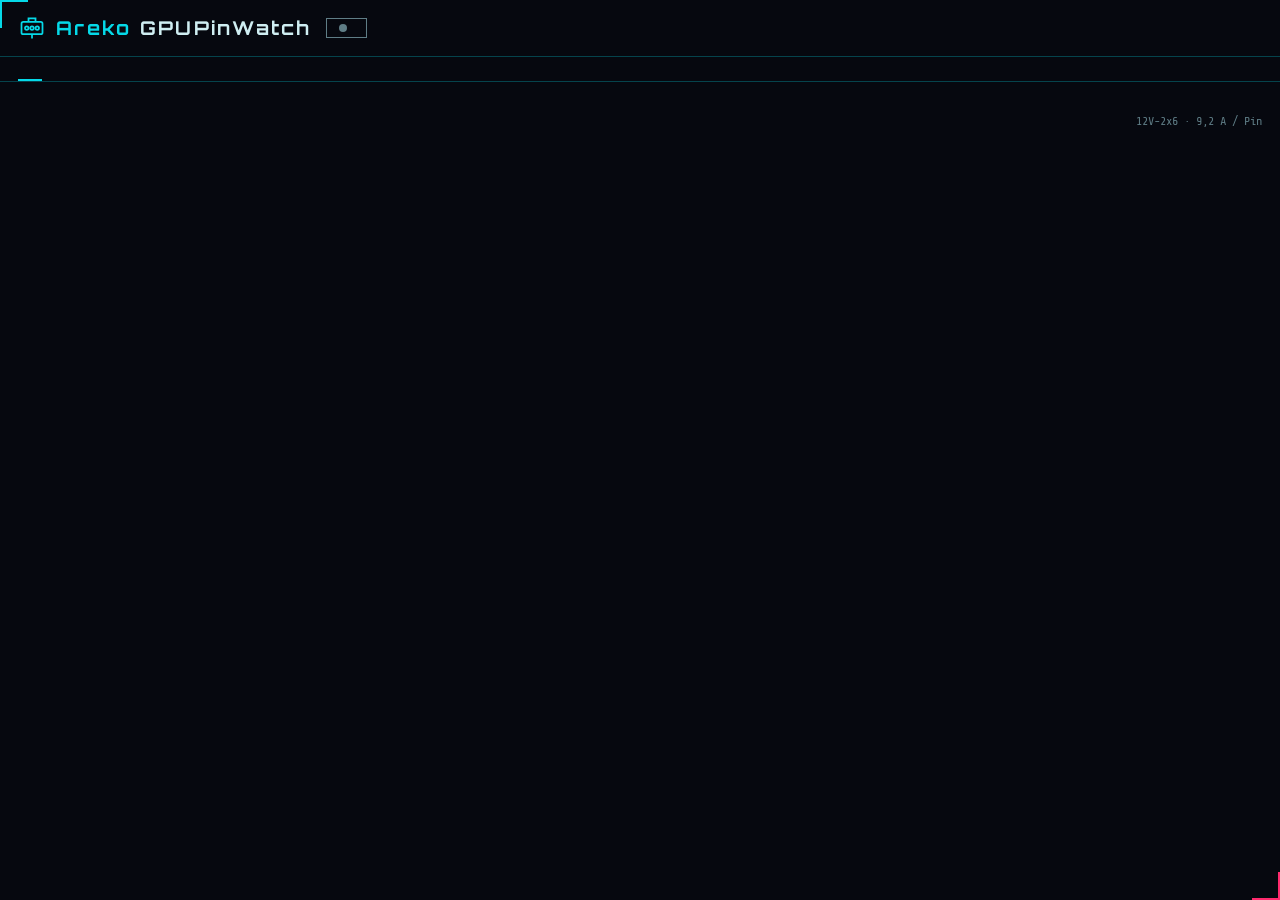
<file: app/ui/index.html>
<!doctype html>
<html lang="de" data-theme="areko">
<head>
<meta charset="utf-8">
<meta name="viewport" content="width=device-width,initial-scale=1">
<title>Areko GPUPinWatch</title>
<link href="style.css" rel="stylesheet">
</head>
<body>

<div class="win">
  <div class="bar">
    <div class="logo">
      <svg viewBox="0 0 32 32" fill="none" stroke="currentColor" stroke-width="2"><rect x="4" y="9" width="24" height="14" rx="2"/>
        <path d="M12 9V5h8v4"/><circle cx="10" cy="16" r="2"/><circle cx="16" cy="16" r="2"/><circle cx="22" cy="16" r="2"/><path d="M16 23v5"/></svg>
      <div><h1><span class="brand">Areko</span> GPUPinWatch</h1><small data-t="appSub"></small></div>
    </div>
    <span class="pill off" id="pill"><i></i><span id="pillT"></span></span>
    <span class="svc" id="svc"></span>
  </div>
  <div class="tabs" id="tabs">
    <button data-p="ov" class="on" data-t="tabOv"></button>
    <button data-p="set" data-t="tabSet"></button>
    <button data-p="ev" data-t="tabEv"></button>
    <button data-p="info" data-t="tabInfo"></button>
  </div>

  <div class="page on" id="p-ov">
    <div class="cards" id="cards"></div>
    <div class="foot"><span id="lastRead"></span><span>12V-2x6 · 9,2 A / Pin</span></div>
  </div>

  <div class="page" id="p-set">
    <div class="grid2">
      <div class="box">
        <h3><i style="background:var(--warn)"></i><span data-t="stage1"></span></h3>
        <div class="row"><label data-t="from"></label><input type="range" min="7" max="9.2" step="0.1" value="8.5" id="warn"><span class="val" id="warnV"></span></div>
        <div class="row"><label data-t="for"></label><select id="hold1"></select></div>
        <div class="row"><label data-t="to"></label><select id="target"></select></div>
      </div>
      <div class="box">
        <h3><i style="background:var(--bad)"></i><span data-t="stage2"></span></h3>
        <div class="row"><label data-t="from"></label><input type="range" min="8.5" max="10" step="0.1" value="9.2" id="crit"><span class="val" id="critV"></span></div>
        <div class="row"><label data-t="for"></label><select id="hold2"></select></div>
        <div class="row"><label data-t="action"></label><select id="actSel"></select></div>
      </div>
      <div class="box">
        <h3 data-t="alerts"></h3>
        <div class="row"><label data-t="desk"></label><span class="sw" id="swDesk"></span></div>
        <div class="row"><label data-t="sound"></label><span class="sw" id="swSound"></span></div>
        <div class="row"><label data-t="auto"></label><span class="sw" id="swAuto"></span></div>
        <div class="row"><label data-t="rate"></label><select id="rate"></select></div>
        <div class="row"><label data-t="theme"></label><select id="themeSel"></select></div>
        <div class="row"><label data-t="language"></label><select id="langSel"></select></div>
      </div>
      <div class="box">
        <h3 data-t="sources"></h3>
        <div id="devs"></div>
      </div>
    </div>
  </div>

  <div class="page" id="p-ev"><div class="box"><table class="ev" id="evt"></table></div></div>

  <div class="page" id="p-info">
    <div class="grid2">
      <div class="box about">
        <h3><span class="brand">Areko</span>&nbsp;GPUPinWatch</h3>
        <div class="row"><label data-t="version"></label><span class="val">0.1.0</span></div>
        <div class="row"><label data-t="author"></label><span class="val">Areko</span></div>
        <div class="row"><label data-t="repo"></label><a class="val" href="https://github.com/arekown/Areko-GPUPinWatch" target="_blank" rel="noopener">github.com/arekown/Areko-GPUPinWatch</a></div>
        <div class="row"><label data-t="license"></label><span class="val">PolyForm Noncommercial 1.0.0</span></div>
        <p class="note" data-t="licenseTxt"></p>
      </div>
      <div class="box about">
        <h3 data-t="credits"></h3>
        <p class="note" data-t="creditsTxt"></p>
        <p class="cred">vhpwr-guard · LACT · LibreHardwareMonitor · PinSentinel · wireview-pro-ii · wireview-monitor · meltalarm · psutop · msi-psu-monitor</p>
        <p class="note warn" data-t="disclaimer"></p>
      </div>
    </div>
  </div>
</div>

<script src="i18n.js"></script>
<script src="app.js"></script>
</body>
</html>
</file>
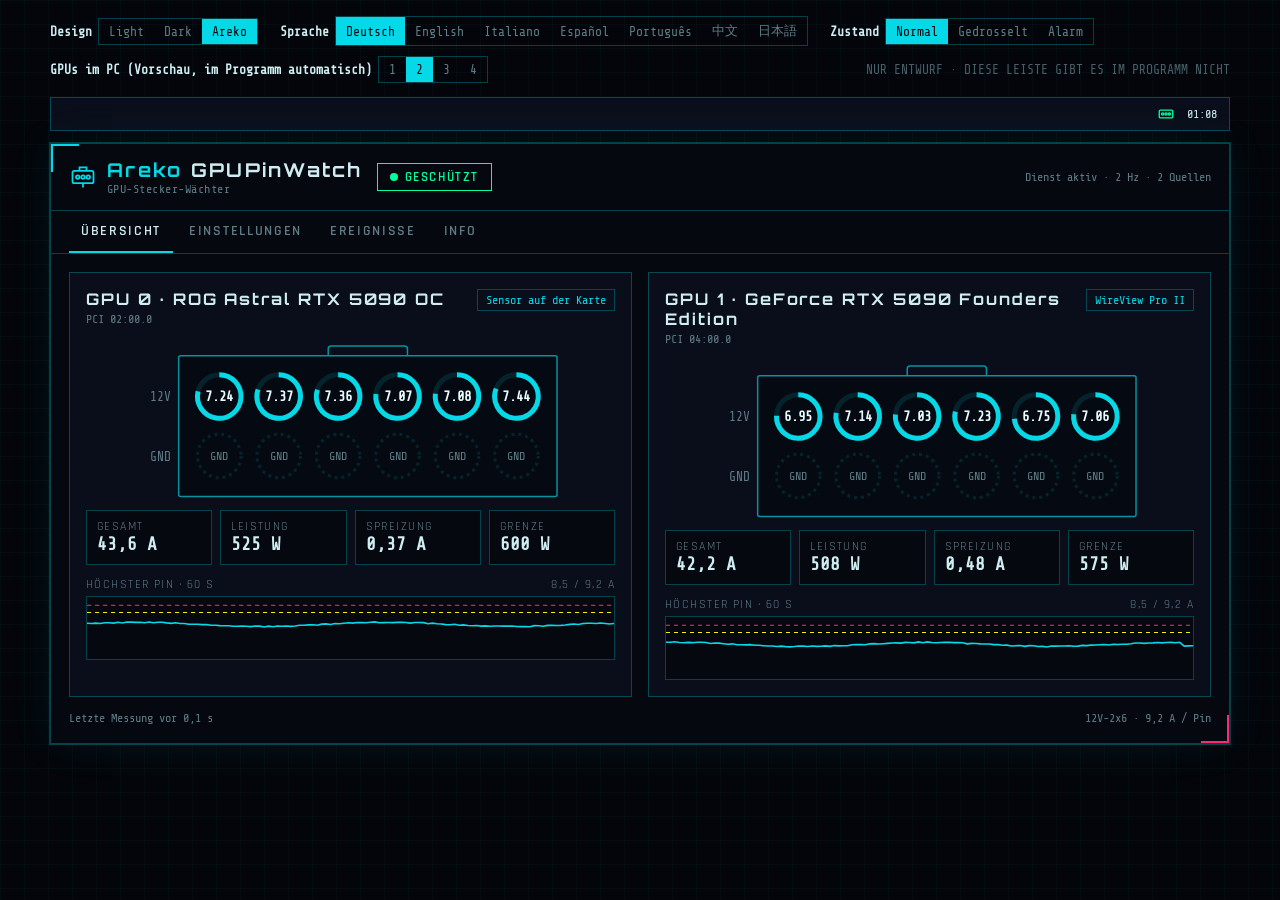
<file: entwurf/gpupinwatch-entwurf.html>
<!doctype html>
<html lang="de" data-theme="areko">
<head>
<meta charset="utf-8">
<meta name="viewport" content="width=device-width,initial-scale=1">
<title>Areko GPUPinWatch – Entwurf</title>
<link rel="preconnect" href="https://fonts.googleapis.com">
<link rel="preconnect" href="https://fonts.gstatic.com" crossorigin>
<link href="https://fonts.googleapis.com/css2?family=Orbitron:wght@500;700;900&family=Rajdhani:wght@500;600;700&family=Share+Tech+Mono&family=Inter:wght@400;500;600;700&family=Noto+Sans+SC:wght@400;600&family=Noto+Sans+JP:wght@400;600&display=swap" rel="stylesheet">
<style>
/* ------------------------------------------------------------------ themes */
:root, [data-theme="light"] {
  --bg:#eef1f5; --win:#ffffff; --panel:#f6f8fb; --line:#d9dee6; --txt:#1b2230; --dim:#6b7686; --acc:#2563eb;
  --ok:#16a34a; --warn:#d97706; --bad:#dc2626; --track:#e3e8ef; --pinTxt:#1b2230; --plug:#c9d1dc; --plugBg:#f1f4f8;
  --head:'Inter', system-ui, sans-serif; --body:'Inter', system-ui, sans-serif; --mono:ui-monospace, 'SFMono-Regular', Consolas, monospace;
  --radius:12px; --shadow:0 18px 50px rgba(20,30,50,.14); --ls:0; --case:none;
}
[data-theme="dark"] {
  --bg:#0d1117; --win:#161b22; --panel:#1c222b; --line:#2b333f; --txt:#e6edf3; --dim:#8b949e; --acc:#58a6ff;
  --ok:#3fb950; --warn:#d29922; --bad:#f85149; --track:#2b333f; --pinTxt:#e6edf3; --plug:#3a4452; --plugBg:#11161d;
  --shadow:0 18px 50px rgba(0,0,0,.5);
}
[data-theme="areko"] {
  --bg:#03050a; --win:#06080f; --panel:#0a0e1a; --line:rgba(5,217,232,.28); --txt:#cfeef2; --dim:#5f7d86; --acc:#05d9e8;
  --ok:#00ff9f; --warn:#f9f002; --bad:#ff2a6d; --track:rgba(5,217,232,.12); --pinTxt:#e8fbff; --plug:#0792a0; --plugBg:#050a12;
  --head:'Orbitron', sans-serif; --body:'Rajdhani', sans-serif; --mono:'Share Tech Mono', monospace;
  --radius:0px; --shadow:0 0 0 1px rgba(5,217,232,.25), 0 0 40px rgba(5,217,232,.08); --ls:.12em; --case:uppercase;
}
html[lang="zh"] { --body:'Noto Sans SC', 'Inter', sans-serif; }
html[lang="ja"] { --body:'Noto Sans JP', 'Inter', sans-serif; }
html[lang="zh"][data-theme="areko"], html[lang="ja"][data-theme="areko"] { --case:none; }

* { box-sizing:border-box; }
html, body { margin:0; background:var(--bg); color:var(--txt); font-family:var(--body); }
body { min-height:100vh; padding:16px; }
[data-theme="areko"] body {
  background:
    linear-gradient(rgba(7,146,160,.05) 1px, transparent 1px) 0 0/24px 24px,
    linear-gradient(90deg, rgba(7,146,160,.05) 1px, transparent 1px) 0 0/24px 24px, var(--bg);
}

/* ------------------------------------------------------------------ draft toolbar (not part of the tool) */
.draft { max-width:1180px; margin:0 auto 14px; display:flex; flex-wrap:wrap; gap:10px 22px; align-items:center;
  font:13px var(--mono); color:var(--dim); }
.draft b { color:var(--txt); font-weight:600; margin-right:6px; }
.seg { display:inline-flex; border:1px solid var(--line); border-radius:8px; overflow:hidden; }
[data-theme="areko"] .seg { border-radius:0; }
.seg button { background:transparent; color:var(--dim); border:0; padding:5px 10px; font:inherit; cursor:pointer; }
.seg button.on { background:var(--acc); color:var(--win); }
.draft .tag { margin-left:auto; opacity:.75; }

/* ------------------------------------------------------------------ desktop mock: tray + toast */
.desk { max-width:1180px; margin:0 auto; position:relative; }
.tray { display:flex; justify-content:flex-end; align-items:center; gap:10px; height:34px; padding:0 12px; margin-bottom:12px;
  background:var(--panel); border:1px solid var(--line); border-radius:var(--radius); font:12px var(--mono); color:var(--dim); }
.tray .ico { width:22px; height:22px; display:grid; place-items:center; border-radius:6px; }
.tray .ico svg { width:18px; height:18px; }
.tray .clock { color:var(--txt); }
.toast { position:absolute; right:0; top:46px; width:340px; z-index:5; background:var(--win); border:1px solid var(--line);
  border-left:4px solid var(--warn); border-radius:var(--radius); box-shadow:var(--shadow); padding:12px 14px; display:none; }
.toast.alarm { border-left-color:var(--bad); }
.toast.show { display:block; animation:pop .25s ease-out; }
@keyframes pop { from { transform:translateY(-6px); opacity:0 } }
.toast h4 { margin:0 0 4px; font:700 14px var(--head); letter-spacing:var(--ls); text-transform:var(--case); }
.toast p { margin:0; font-size:14px; color:var(--dim); line-height:1.35; }
.toast .app { font:11px var(--mono); color:var(--dim); margin-bottom:6px; }

/* ------------------------------------------------------------------ window */
.win { max-width:1180px; margin:0 auto; background:var(--win); border:1px solid var(--line); border-radius:var(--radius);
  box-shadow:var(--shadow); overflow:hidden; position:relative; }
[data-theme="areko"] .win::before, [data-theme="areko"] .win::after { content:""; position:absolute; width:26px; height:26px; pointer-events:none; }
[data-theme="areko"] .win::before { left:0; top:0; border-left:2px solid #05d9e8; border-top:2px solid #05d9e8; }
[data-theme="areko"] .win::after { right:0; bottom:0; border-right:2px solid #ff2a6d; border-bottom:2px solid #ff2a6d; }
.bar { display:flex; align-items:center; gap:14px; padding:14px 18px; border-bottom:1px solid var(--line); flex-wrap:wrap; }
.logo { display:flex; align-items:center; gap:10px; }
.logo svg { width:28px; height:28px; color:var(--acc); }
.logo h1 { margin:0; font:700 19px var(--head); letter-spacing:var(--ls); }
.logo h1 .brand { color:var(--acc); }
.logo small { display:block; font:12px var(--mono); color:var(--dim); letter-spacing:.04em; }
.pill { display:inline-flex; align-items:center; gap:7px; padding:5px 12px; border-radius:999px; font:600 13px var(--body);
  letter-spacing:var(--ls); text-transform:var(--case); border:1px solid currentColor; }
[data-theme="areko"] .pill { border-radius:0; }
.pill i { width:8px; height:8px; border-radius:50%; background:currentColor; }
.pill.ok { color:var(--ok); } .pill.thr { color:var(--warn); } .pill.alarm { color:var(--bad); }
.pill.alarm i, .pill.thr i { animation:blink 1s steps(2) infinite; }
@keyframes blink { 50% { opacity:.2 } }
.svc { font:12px var(--mono); color:var(--dim); margin-left:auto; }
.tabs { display:flex; gap:4px; padding:0 18px; border-bottom:1px solid var(--line); }
.tabs button { background:none; border:0; border-bottom:2px solid transparent; padding:11px 12px; color:var(--dim); cursor:pointer;
  font:600 14px var(--body); letter-spacing:var(--ls); text-transform:var(--case); }
.tabs button.on { color:var(--txt); border-bottom-color:var(--acc); }
.page { padding:18px; display:none; }
.page.on { display:block; }

/* ------------------------------------------------------------------ overview */
.cards { display:grid; grid-template-columns:repeat(auto-fit, minmax(330px, 1fr)); gap:16px; }
.card { background:var(--panel); border:1px solid var(--line); border-radius:var(--radius); padding:16px; position:relative; }
.card.thr { border-color:var(--warn); box-shadow:0 0 0 1px var(--warn) inset; }
.card.alarm { border-color:var(--bad); box-shadow:0 0 0 1px var(--bad) inset; animation:redpulse 1s ease-in-out infinite; }
@keyframes redpulse { 50% { box-shadow:0 0 0 1px var(--bad) inset, 0 0 24px color-mix(in srgb, var(--bad) 35%, transparent); } }
.chead { display:flex; justify-content:space-between; gap:10px; align-items:flex-start; }
.chead h3 { margin:0; font:700 16px var(--head); letter-spacing:var(--ls); }
.chead .sub { font:12px var(--mono); color:var(--dim); margin-top:3px; }
.src { font:12px var(--mono); padding:3px 8px; border:1px solid var(--line); border-radius:6px; color:var(--dim); white-space:nowrap; }
[data-theme="areko"] .src { border-radius:0; color:var(--acc); }
.plugwrap { margin:16px 0 10px; display:flex; justify-content:center; }
.plugwrap svg { width:100%; max-width:420px; height:auto; overflow:visible; }
.stats { display:grid; grid-template-columns:repeat(4, 1fr); gap:8px; margin-top:6px; }
.stat { background:var(--win); border:1px solid var(--line); border-radius:8px; padding:8px 10px; }
[data-theme="areko"] .stat { border-radius:0; }
.stat span { display:block; font-size:12px; color:var(--dim); letter-spacing:var(--ls); text-transform:var(--case); }
.stat b { font:600 18px var(--mono); }
.stat b.warn { color:var(--warn); } .stat b.bad { color:var(--bad); }
.histo { margin-top:12px; }
.histo .lbl { font-size:12px; color:var(--dim); letter-spacing:var(--ls); text-transform:var(--case); margin-bottom:4px; display:flex; justify-content:space-between; }
.histo svg { width:100%; height:64px; display:block; background:var(--win); border:1px solid var(--line); border-radius:8px; }
[data-theme="areko"] .histo svg { border-radius:0; }
.banner { display:none; margin-top:12px; padding:10px 12px; border-radius:8px; font-size:15px; align-items:center; gap:10px; }
.card.thr .banner { display:flex; background:color-mix(in srgb, var(--warn) 14%, transparent); color:var(--txt); border:1px solid var(--warn); }
.card.alarm .banner { display:flex; background:color-mix(in srgb, var(--bad) 16%, transparent); color:var(--txt); border:1px solid var(--bad); }
.banner .grow { flex:1; }
.btn { background:var(--acc); color:var(--win); border:0; border-radius:8px; padding:7px 14px; font:600 13px var(--body); cursor:pointer;
  letter-spacing:var(--ls); text-transform:var(--case); }
[data-theme="areko"] .btn, [data-theme="areko"] .banner { border-radius:0; }
.card.alarm .btn { display:none; }
.foot { margin-top:14px; font:12px var(--mono); color:var(--dim); display:flex; justify-content:space-between; }

/* ------------------------------------------------------------------ settings */
.grid2 { display:grid; grid-template-columns:repeat(auto-fit, minmax(330px, 1fr)); gap:16px; }
.box { background:var(--panel); border:1px solid var(--line); border-radius:var(--radius); padding:16px; }
.box h3 { margin:0 0 12px; font:700 15px var(--head); letter-spacing:var(--ls); display:flex; align-items:center; gap:8px; }
.box h3 i { width:10px; height:10px; border-radius:50%; }
.row { display:flex; align-items:center; gap:10px; padding:8px 0; border-top:1px solid var(--line); font-size:15px; }
.row:first-of-type { border-top:0; }
.row label { flex:1; }
.row input[type=range] { width:150px; accent-color:var(--acc); }
.row .val { font:15px var(--mono); min-width:64px; text-align:right; }
.row select { background:var(--win); color:var(--txt); border:1px solid var(--line); border-radius:6px; padding:4px 6px; font:inherit; }
/* native drop-down lists follow the theme (otherwise they open white in Dark/Areko) */
[data-theme="dark"], [data-theme="areko"] { color-scheme:dark; }
[data-theme="light"] { color-scheme:light; }
.row select option { background:var(--win); color:var(--txt); }
[data-theme="areko"] .row select { border-radius:0; font-family:var(--mono); }
.sw { width:40px; height:22px; border-radius:11px; background:var(--track); position:relative; cursor:pointer; border:1px solid var(--line); }
.sw::after { content:""; position:absolute; top:2px; left:2px; width:16px; height:16px; border-radius:50%; background:var(--dim); transition:.15s; }
.sw.on { background:color-mix(in srgb, var(--acc) 40%, transparent); }
.sw.on::after { left:20px; background:var(--acc); }
[data-theme="areko"] .sw, [data-theme="areko"] .sw::after { border-radius:0; }
.dev { display:flex; align-items:center; gap:10px; padding:8px 0; border-top:1px solid var(--line); font-size:15px; }
.dev:first-of-type { border-top:0; }
.dev .dot { width:9px; height:9px; border-radius:50%; background:var(--ok); }
.dev .dot.off { background:var(--dim); opacity:.5; }
.dev .grow { flex:1; }
.dev small { font:12px var(--mono); color:var(--dim); }

.about .val { font-size:14px; text-align:right; color:var(--txt); }
.about a.val { color:var(--acc); text-decoration:none; word-break:break-all; }
.about a.val:hover { text-decoration:underline; }
.about h3 .brand, .about .brand { color:var(--acc); }
.note { margin:10px 0 0; font-size:14px; line-height:1.45; color:var(--dim); }
.note.warn { color:var(--txt); border-left:3px solid var(--warn); padding-left:10px; }
.cred { margin:6px 0 0; font:13px var(--mono); line-height:1.6; color:var(--dim); }
.cred small { color:var(--dim); }

/* ------------------------------------------------------------------ events */
table.ev { width:100%; border-collapse:collapse; font-size:15px; }
table.ev td { padding:9px 8px; border-top:1px solid var(--line); vertical-align:top; }
table.ev tr:first-child td { border-top:0; }
table.ev td.t { font:13px var(--mono); color:var(--dim); white-space:nowrap; width:1%; }
table.ev td.k { white-space:nowrap; width:1%; }
.lvl { font:12px var(--mono); padding:2px 7px; border-radius:5px; border:1px solid currentColor; }
.lvl.i { color:var(--acc); } .lvl.w { color:var(--warn); } .lvl.b { color:var(--bad); }

@media (max-width:640px) { .stats { grid-template-columns:repeat(2, 1fr); } .svc { margin-left:0; width:100%; } }
</style>
</head>
<body>

<!-- Draft controls: only for looking at the draft, not part of Areko GPUPinWatch -->
<div class="draft">
  <span><b>Design</b><span class="seg" id="segTheme"></span></span>
  <span><b>Sprache</b><span class="seg" id="segLang"></span></span>
  <span><b>Zustand</b><span class="seg" id="segState"></span></span>
  <span><b>GPUs im PC (Vorschau, im Programm automatisch)</b><span class="seg" id="segCount"></span></span>
  <span class="tag">NUR ENTWURF · DIESE LEISTE GIBT ES IM PROGRAMM NICHT</span>
</div>

<div class="desk">
  <div class="tray"><span id="trayIco" class="ico"></span><span class="clock" id="clock">21:47</span></div>
  <div class="toast" id="toast"><div class="app">Areko GPUPinWatch</div><h4 id="toastT"></h4><p id="toastP"></p></div>

  <div class="win">
    <div class="bar">
      <div class="logo">
        <svg viewBox="0 0 32 32" fill="none" stroke="currentColor" stroke-width="2"><rect x="4" y="9" width="24" height="14" rx="2"/>
          <path d="M12 9V5h8v4"/><circle cx="10" cy="16" r="2"/><circle cx="16" cy="16" r="2"/><circle cx="22" cy="16" r="2"/><path d="M16 23v5"/></svg>
        <div><h1><span class="brand">Areko</span> GPUPinWatch</h1><small data-t="appSub"></small></div>
      </div>
      <span class="pill" id="pill"><i></i><span id="pillT"></span></span>
      <span class="svc" id="svc"></span>
    </div>
    <div class="tabs" id="tabs">
      <button data-p="ov" class="on" data-t="tabOv"></button>
      <button data-p="set" data-t="tabSet"></button>
      <button data-p="ev" data-t="tabEv"></button>
      <button data-p="info" data-t="tabInfo"></button>
    </div>

    <div class="page on" id="p-ov">
      <div class="cards" id="cards"></div>
      <div class="foot"><span id="lastRead"></span><span>12V-2x6 · 9,2 A / Pin</span></div>
    </div>

    <div class="page" id="p-set">
      <div class="grid2">
        <div class="box">
          <h3><i style="background:var(--warn)"></i><span data-t="stage1"></span></h3>
          <div class="row"><label data-t="from"></label><input type="range" min="7" max="9.2" step="0.1" value="8.5" data-v="v1"><span class="val" id="v1">8.5 A</span></div>
          <div class="row"><label data-t="for"></label><select><option>0,5 s</option><option selected>1 s</option><option>2 s</option><option>5 s</option></select></div>
          <div class="row"><label data-t="to"></label><select><option>350 W</option><option selected>400 W</option><option>450 W</option><option>75 %</option></select></div>
        </div>
        <div class="box">
          <h3><i style="background:var(--bad)"></i><span data-t="stage2"></span></h3>
          <div class="row"><label data-t="from"></label><input type="range" min="8.5" max="10" step="0.1" value="9.2" data-v="v2"><span class="val" id="v2">9.2 A</span></div>
          <div class="row"><label data-t="for"></label><select><option>0,5 s</option><option>1 s</option><option selected>1,5 s</option><option>3 s</option></select></div>
          <div class="row"><label data-t="action"></label><select id="actSel"></select></div>
        </div>
        <div class="box">
          <h3 data-t="alerts"></h3>
          <div class="row"><label data-t="desk"></label><span class="sw on"></span></div>
          <div class="row"><label data-t="sound"></label><span class="sw on"></span></div>
          <div class="row"><label data-t="auto"></label><span class="sw on"></span></div>
          <div class="row"><label data-t="rate"></label><select><option>1 Hz</option><option selected>2 Hz</option><option>4 Hz</option></select></div>
        </div>
        <div class="box">
          <h3 data-t="sources"></h3>
          <div id="devs"></div>
        </div>
      </div>
    </div>

    <div class="page" id="p-ev"><div class="box"><table class="ev" id="evt"></table></div></div>

    <div class="page" id="p-info">
      <div class="grid2">
        <div class="box about">
          <h3><span class="brand">Areko</span>&nbsp;GPUPinWatch</h3>
          <div class="row"><label data-t="version"></label><span class="val">0.1.0</span></div>
          <div class="row"><label data-t="author"></label><span class="val">Areko</span></div>
          <div class="row"><label data-t="repo"></label><a class="val" href="https://github.com/arekown/Areko-GPUPinWatch" target="_blank" rel="noopener">github.com/arekown/Areko-GPUPinWatch</a></div>
          <div class="row"><label data-t="license"></label><span class="val">PolyForm Noncommercial 1.0.0</span></div>
          <p class="note" data-t="licenseTxt"></p>
        </div>
        <div class="box about">
          <h3 data-t="credits"></h3>
          <p class="note" data-t="creditsTxt"></p>
          <p class="cred">vhpwr-guard · LACT · LibreHardwareMonitor · PinSentinel · wireview-pro-ii · wireview-monitor · meltalarm · psutop · msi-psu-monitor</p>
          <p class="note warn" data-t="disclaimer"></p>
        </div>
      </div>
    </div>
  </div>
</div>

<script>
'use strict';
// Areko GPUPinWatch draft: theme, language and state are switchable; pin values are simulated (2 Hz like the service).
const I18N = {
  de: { name:'Deutsch', tabInfo:'Info', version:'Version', author:'Autor', repo:'Quellcode', license:'Lizenz', licenseTxt:'Kostenlos für private und nicht-kommerzielle Nutzung. Kommerzielle Nutzung nur mit Erlaubnis des Autors.', credits:'Danke', creditsTxt:'Ein Dankeschön für die Protokoll-Vorarbeit an:', disclaimer:'Areko GPUPinWatch ersetzt keinen korrekt eingesteckten Stecker. Masse-Pins (GND) werden von keinem Sensor gemessen.', appSub:'GPU-Stecker-Wächter', tabOv:'Übersicht', tabSet:'Einstellungen', tabEv:'Ereignisse',
    ok:'Geschützt', thr:'Gedrosselt', alarm:'Alarm', svc:'Dienst aktiv · {hz} Hz · {n} Quellen',
    srcCard:'Sensor auf der Karte', srcWv:'WireView Pro II', srcPsu:'MSI-Netzteil',
    total:'Gesamt', power:'Leistung', spread:'Spreizung', limit:'Grenze', hist:'Höchster Pin · 60 s',
    bThr:'Auf {w} W gedrosselt – Pin {p} lag bei {a} A', bAlarm:'Pin {p}: {a} A trotz Drosselung – System wird heruntergefahren',
    release:'Freigeben', last:'Letzte Messung vor {s} s', stage1:'Stufe 1 · Drosseln', stage2:'Stufe 2 · Notabschaltung',
    from:'Pin-Strom ab', for:'länger als', to:'Leistungsgrenze auf', action:'Aktion', acts:['Herunterfahren', 'Nur Alarm'],
    alerts:'Benachrichtigungen', desk:'Desktop-Alarm', sound:'Warnton', auto:'Mit dem System starten', rate:'Abfragerate',
    sources:'Erkannte Quellen', found:'erkannt', notFound:'nicht gefunden',
    tThr:'GPU gedrosselt', tAlarm:'Stecker-Alarm – Herunterfahren',
    eStart:'Dienst gestartet', eFound:'{s} erkannt', eThr:'Auf {w} W gedrosselt (Pin {p} {a} A)', eRel:'Freigegeben, Grenze wieder {w} W',
    eAlarm:'Pin {p} {a} A trotz Drosselung – Herunterfahren' },
  en: { name:'English', tabInfo:'About', version:'Version', author:'Author', repo:'Source code', license:'License', licenseTxt:'Free for personal and non-commercial use. Commercial use only with the author’s permission.', credits:'Thanks', creditsTxt:'Thank you for the protocol groundwork to:', disclaimer:'Areko GPUPinWatch does not replace a properly seated connector. Ground pins (GND) are not measured by any sensor.', appSub:'GPU connector guard', tabOv:'Overview', tabSet:'Settings', tabEv:'Events',
    ok:'Protected', thr:'Throttled', alarm:'Alarm', svc:'Service running · {hz} Hz · {n} sources',
    srcCard:'On-card sensor', srcWv:'WireView Pro II', srcPsu:'MSI PSU',
    total:'Total', power:'Power', spread:'Spread', limit:'Limit', hist:'Highest pin · 60 s',
    bThr:'Throttled to {w} W – pin {p} was at {a} A', bAlarm:'Pin {p}: {a} A despite throttling – shutting down',
    release:'Release', last:'Last reading {s} s ago', stage1:'Stage 1 · Throttle', stage2:'Stage 2 · Emergency shutdown',
    from:'Pin current above', for:'for longer than', to:'Set power limit to', action:'Action', acts:['Shut down', 'Alarm only'],
    alerts:'Notifications', desk:'Desktop alarm', sound:'Warning sound', auto:'Start with system', rate:'Polling rate',
    sources:'Detected sources', found:'detected', notFound:'not found',
    tThr:'GPU throttled', tAlarm:'Connector alarm – shutting down',
    eStart:'Service started', eFound:'{s} detected', eThr:'Throttled to {w} W (pin {p} {a} A)', eRel:'Released, limit back to {w} W',
    eAlarm:'Pin {p} {a} A despite throttling – shutdown' },
  it: { name:'Italiano', tabInfo:'Info', version:'Versione', author:'Autore', repo:'Codice sorgente', license:'Licenza', licenseTxt:'Gratuito per uso personale e non commerciale. Uso commerciale solo con il permesso dell’autore.', credits:'Grazie', creditsTxt:'Grazie per il lavoro preliminare sui protocolli a:', disclaimer:'Areko GPUPinWatch non sostituisce un connettore inserito correttamente. I pin di massa (GND) non sono misurati da alcun sensore.', appSub:'Guardia del connettore GPU', tabOv:'Panoramica', tabSet:'Impostazioni', tabEv:'Eventi',
    ok:'Protetto', thr:'Limitato', alarm:'Allarme', svc:'Servizio attivo · {hz} Hz · {n} sorgenti',
    srcCard:'Sensore sulla scheda', srcWv:'WireView Pro II', srcPsu:'Alimentatore MSI',
    total:'Totale', power:'Potenza', spread:'Squilibrio', limit:'Limite', hist:'Pin più alto · 60 s',
    bThr:'Limitata a {w} W – il pin {p} era a {a} A', bAlarm:'Pin {p}: {a} A nonostante il limite – spegnimento in corso',
    release:'Sblocca', last:'Ultima lettura {s} s fa', stage1:'Livello 1 · Limitare', stage2:'Livello 2 · Spegnimento di emergenza',
    from:'Corrente del pin oltre', for:'per più di', to:'Limite di potenza a', action:'Azione', acts:['Spegni', 'Solo allarme'],
    alerts:'Notifiche', desk:'Allarme sul desktop', sound:'Suono di avviso', auto:'Avvia con il sistema', rate:'Frequenza di lettura',
    sources:'Sorgenti rilevate', found:'rilevato', notFound:'non trovato',
    tThr:'GPU limitata', tAlarm:'Allarme connettore – spegnimento',
    eStart:'Servizio avviato', eFound:'{s} rilevato', eThr:'Limitata a {w} W (pin {p} {a} A)', eRel:'Sbloccata, limite di nuovo {w} W',
    eAlarm:'Pin {p} {a} A nonostante il limite – spegnimento' },
  es: { name:'Español', tabInfo:'Info', version:'Versión', author:'Autor', repo:'Código fuente', license:'Licencia', licenseTxt:'Gratis para uso personal y no comercial. Uso comercial solo con permiso del autor.', credits:'Gracias', creditsTxt:'Gracias por el trabajo previo en los protocolos a:', disclaimer:'Areko GPUPinWatch no sustituye un conector bien insertado. Los pines de masa (GND) no los mide ningún sensor.', appSub:'Guardián del conector GPU', tabOv:'Resumen', tabSet:'Ajustes', tabEv:'Eventos',
    ok:'Protegido', thr:'Limitado', alarm:'Alarma', svc:'Servicio activo · {hz} Hz · {n} fuentes',
    srcCard:'Sensor en la tarjeta', srcWv:'WireView Pro II', srcPsu:'Fuente MSI',
    total:'Total', power:'Potencia', spread:'Desequilibrio', limit:'Límite', hist:'Pin más alto · 60 s',
    bThr:'Limitada a {w} W – el pin {p} estaba en {a} A', bAlarm:'Pin {p}: {a} A pese al límite – apagando el sistema',
    release:'Liberar', last:'Última lectura hace {s} s', stage1:'Nivel 1 · Limitar', stage2:'Nivel 2 · Apagado de emergencia',
    from:'Corriente del pin desde', for:'durante más de', to:'Límite de potencia a', action:'Acción', acts:['Apagar', 'Solo alarma'],
    alerts:'Notificaciones', desk:'Alarma en el escritorio', sound:'Sonido de aviso', auto:'Iniciar con el sistema', rate:'Frecuencia de lectura',
    sources:'Fuentes detectadas', found:'detectado', notFound:'no encontrado',
    tThr:'GPU limitada', tAlarm:'Alarma del conector – apagando',
    eStart:'Servicio iniciado', eFound:'{s} detectado', eThr:'Limitada a {w} W (pin {p} {a} A)', eRel:'Liberada, límite de nuevo {w} W',
    eAlarm:'Pin {p} {a} A pese al límite – apagado' },
  pt: { name:'Português', tabInfo:'Sobre', version:'Versão', author:'Autor', repo:'Código-fonte', license:'Licença', licenseTxt:'Gratuito para uso pessoal e não comercial. Uso comercial só com permissão do autor.', credits:'Agradecimentos', creditsTxt:'Obrigado pelo trabalho prévio nos protocolos a:', disclaimer:'O Areko GPUPinWatch não substitui um conector bem encaixado. Os pinos de terra (GND) não são medidos por nenhum sensor.', appSub:'Guardião do conector da GPU', tabOv:'Visão geral', tabSet:'Configurações', tabEv:'Eventos',
    ok:'Protegido', thr:'Limitado', alarm:'Alarme', svc:'Serviço ativo · {hz} Hz · {n} fontes',
    srcCard:'Sensor na placa', srcWv:'WireView Pro II', srcPsu:'Fonte MSI',
    total:'Total', power:'Potência', spread:'Desequilíbrio', limit:'Limite', hist:'Pino mais alto · 60 s',
    bThr:'Limitada a {w} W – o pino {p} estava em {a} A', bAlarm:'Pino {p}: {a} A apesar do limite – desligando o sistema',
    release:'Liberar', last:'Última leitura há {s} s', stage1:'Nível 1 · Limitar', stage2:'Nível 2 · Desligamento de emergência',
    from:'Corrente do pino acima de', for:'por mais de', to:'Limite de potência para', action:'Ação', acts:['Desligar', 'Só alarme'],
    alerts:'Notificações', desk:'Alarme na área de trabalho', sound:'Som de aviso', auto:'Iniciar com o sistema', rate:'Taxa de leitura',
    sources:'Fontes detectadas', found:'detectado', notFound:'não encontrado',
    tThr:'GPU limitada', tAlarm:'Alarme do conector – desligando',
    eStart:'Serviço iniciado', eFound:'{s} detectado', eThr:'Limitada a {w} W (pino {p} {a} A)', eRel:'Liberada, limite de volta a {w} W',
    eAlarm:'Pino {p} {a} A apesar do limite – desligamento' },
  zh: { name:'中文', tabInfo:'关于', version:'版本', author:'作者', repo:'源代码', license:'许可证', licenseTxt:'个人及非商业用途免费。商业用途须经作者许可。', credits:'致谢', creditsTxt:'感谢以下项目在通信协议方面的前期工作：', disclaimer:'Areko GPUPinWatch 不能代替正确插好的接口。接地针脚（GND）没有任何传感器测量。', appSub:'显卡供电接口守护', tabOv:'概览', tabSet:'设置', tabEv:'事件',
    ok:'已保护', thr:'已降功率', alarm:'警报', svc:'服务运行中 · {hz} Hz · {n} 个数据源',
    srcCard:'显卡板载传感器', srcWv:'WireView Pro II', srcPsu:'MSI 电源',
    total:'总电流', power:'功率', spread:'偏差', limit:'功率上限', hist:'最高针脚 · 60 秒',
    bThr:'已降至 {w} W – 针脚 {p} 为 {a} A', bAlarm:'针脚 {p}：降功率后仍为 {a} A – 正在关机',
    release:'解除', last:'上次读数 {s} 秒前', stage1:'第一级 · 降功率', stage2:'第二级 · 紧急关机',
    from:'针脚电流超过', for:'持续超过', to:'功率上限设为', action:'动作', acts:['关机', '仅警报'],
    alerts:'通知', desk:'桌面警报', sound:'警告音', auto:'开机自动启动', rate:'读取频率',
    sources:'已识别的数据源', found:'已识别', notFound:'未找到',
    tThr:'显卡已降功率', tAlarm:'接口警报 – 正在关机',
    eStart:'服务已启动', eFound:'已识别 {s}', eThr:'已降至 {w} W（针脚 {p} {a} A）', eRel:'已解除，上限恢复为 {w} W',
    eAlarm:'针脚 {p} 降功率后仍为 {a} A – 关机' },
  ja: { name:'日本語', tabInfo:'情報', version:'バージョン', author:'作者', repo:'ソースコード', license:'ライセンス', licenseTxt:'個人および非商用利用は無料。商用利用は作者の許可が必要です。', credits:'謝辞', creditsTxt:'プロトコル解析の先行作業に感謝します：', disclaimer:'Areko GPUPinWatch は正しく挿さったコネクタの代わりにはなりません。グラウンドピン（GND）はどのセンサーでも測定されません。', appSub:'GPU電源コネクタ監視', tabOv:'概要', tabSet:'設定', tabEv:'イベント',
    ok:'保護中', thr:'制限中', alarm:'警告', svc:'サービス稼働中 · {hz} Hz · ソース {n} 件',
    srcCard:'カード上のセンサー', srcWv:'WireView Pro II', srcPsu:'MSI 電源',
    total:'合計', power:'電力', spread:'ばらつき', limit:'電力上限', hist:'最大ピン · 60 秒',
    bThr:'{w} W に制限 – ピン {p} が {a} A', bAlarm:'ピン {p}：制限後も {a} A – シャットダウンします',
    release:'解除', last:'最終測定 {s} 秒前', stage1:'段階 1 · 電力制限', stage2:'段階 2 · 緊急シャットダウン',
    from:'ピン電流が次を超える', for:'継続時間', to:'電力上限を', action:'動作', acts:['シャットダウン', '警告のみ'],
    alerts:'通知', desk:'デスクトップ警告', sound:'警告音', auto:'システム起動時に開始', rate:'読み取り頻度',
    sources:'検出されたソース', found:'検出', notFound:'未検出',
    tThr:'GPU を制限しました', tAlarm:'コネクタ警告 – シャットダウン',
    eStart:'サービス開始', eFound:'{s} を検出', eThr:'{w} W に制限（ピン {p} {a} A）', eRel:'解除、上限を {w} W に戻しました',
    eAlarm:'ピン {p} が制限後も {a} A – シャットダウン' },
};
const THEMES = [['light', 'Light'], ['dark', 'Dark'], ['areko', 'Areko']];
const STATES = [['ok', 'Normal'], ['thr', 'Gedrosselt'], ['alarm', 'Alarm']];
const WARN = 8.5, CRIT = 9.2;
const CARDS = [
  { id:'GPU 0', model:'ROG Astral RTX 5090 OC', bus:'02:00.0', src:'srcCard', base:[7.2, 7.4, 7.3, 7.1, 7.0, 7.4], limit:600 },
  { id:'GPU 1', model:'GeForce RTX 5090 Founders Edition', bus:'04:00.0', src:'srcWv', base:[6.9, 7.1, 7.0, 7.2, 6.8, 7.0], limit:575 },
  { id:'GPU 2', model:'MSI RTX 5090 SUPRIM', bus:'05:00.0', src:'srcPsu', base:[7.0, 6.9, 7.1, 7.0, 7.2, 6.9], limit:600 },
  { id:'GPU 3', model:'ROG Astral LC RTX 5090', bus:'06:00.0', src:'srcCard', base:[7.3, 7.2, 7.4, 7.1, 7.2, 7.3], limit:600 },
];
const S = { theme:'areko', lang:'de', state:'ok', count:2, tab:'ov', hist:CARDS.map(() => []), vals:CARDS.map(() => []), age:0.2 };

const tr = (k, p) => { let s = (I18N[S.lang][k] ?? I18N.de[k]); if (p) for (const n in p) s = s.replace('{' + n + '}', p[n]); return s; };
const fmtA = v => v.toFixed(2);
const nf = v => S.lang === 'de' || S.lang === 'it' || S.lang === 'es' || S.lang === 'pt' ? String(v).replace('.', ',') : String(v);
const css = n => getComputedStyle(document.documentElement).getPropertyValue(n).trim();

function seg(el, items, key, on) {
  el.innerHTML = '';
  for (const [v, label] of items) {
    const b = document.createElement('button');
    b.textContent = label; if (S[key] === v) b.className = 'on';
    b.onclick = () => { S[key] = v; on(); };
    el.appendChild(b);
  }
}
function drawToolbar() {
  seg(document.getElementById('segTheme'), THEMES, 'theme', applyAll);
  seg(document.getElementById('segLang'), Object.keys(I18N).map(k => [k, I18N[k].name]), 'lang', applyAll);
  seg(document.getElementById('segState'), STATES, 'state', () => { simulate(true); applyAll(); });
  seg(document.getElementById('segCount'), [[1, '1'], [2, '2'], [3, '3'], [4, '4']], 'count', applyAll);
}

// ------------------------------------------------------------------ simulation
// card 0 is the troubled one in the "thr"/"alarm" demo states (pin 4 has bad contact)
function simulate(reset) {
  CARDS.forEach((c, i) => {
    let v = c.base.map(b => b + (Math.random() - .5) * .18);
    if (i === 0 && S.state === 'thr') v = [5.1, 5.3, 5.2, 8.62, 4.8, 5.3].map(b => b + (Math.random() - .5) * .08);
    if (i === 0 && S.state === 'alarm') v = [5.0, 5.2, 4.9, 9.41, 4.6, 5.1].map(b => b + (Math.random() - .5) * .06);
    S.vals[i] = v;
    if (reset || !S.hist[i].length) S.hist[i] = Array.from({ length:120 }, (_, k) => 7.3 + Math.sin(k / 9 + i) * .2 + Math.random() * .1);
    S.hist[i].push(Math.max(...v)); if (S.hist[i].length > 120) S.hist[i].shift();
  });
  S.age = Math.round(Math.random() * 4) / 10;
}

// ------------------------------------------------------------------ rendering
function plugSvg(vals) {
  // like the real 12V-2x6 plug: top row the six 12 V pins (measured), bottom row the six ground pins (no sensor sees them)
  const d = 50, g = 10, pad = 16, lab = 34, w = 6 * d + 5 * g + 2 * pad, h = 2 * d + g + 2 * pad;
  const latch = css('--plug'), bg = css('--plugBg'), dim = css('--dim'), mono = css('--mono');
  let s = `<svg viewBox="${-lab - 4} -14 ${w + lab + 8} ${h + 18}">`
    + `<rect x="${w / 2 - 40}" y="-10" width="80" height="12" rx="3" fill="none" stroke="${latch}" stroke-width="1.5"/>`
    + `<rect x="0" y="0" width="${w}" height="${h}" rx="${S.theme === 'areko' ? 2 : 10}" fill="${bg}" stroke="${latch}" stroke-width="1.5"/>`
    + `<text x="-8" y="${pad + d / 2 + 5}" text-anchor="end" font-family="${mono}" font-size="13" fill="${dim}">12V</text>`
    + `<text x="-8" y="${pad + d + g + d / 2 + 5}" text-anchor="end" font-family="${mono}" font-size="13" fill="${dim}">GND</text>`;
  vals.forEach((a, i) => {
    const cx = pad + d / 2 + i * (d + g), cy = pad + d / 2, r = d / 2 - 3;
    const col = a >= CRIT ? css('--bad') : a >= WARN ? css('--warn') : css('--acc');
    const f = Math.min(1, a / CRIT), ang = -Math.PI / 2 + f * 2 * Math.PI;
    const x1 = cx, y1 = cy - r, x2 = cx + r * Math.cos(ang), y2 = cy + r * Math.sin(ang);
    s += `<circle cx="${cx}" cy="${cy}" r="${r}" fill="none" stroke="${css('--track')}" stroke-width="5"/>`
      + (f >= .999 ? `<circle cx="${cx}" cy="${cy}" r="${r}" fill="none" stroke="${col}" stroke-width="5"/>`
        : `<path d="M${x1} ${y1} A${r} ${r} 0 ${f > .5 ? 1 : 0} 1 ${x2.toFixed(2)} ${y2.toFixed(2)}" fill="none" stroke="${col}" stroke-width="5"/>`)
      + `<text x="${cx}" y="${cy + 5}" text-anchor="middle" font-family="${mono}" font-size="14" font-weight="600" fill="${a >= WARN ? col : css('--pinTxt')}">${fmtA(a)}</text>`;
    const gy = cy + d + g;
    s += `<circle cx="${cx}" cy="${gy}" r="${r}" fill="none" stroke="${css('--track')}" stroke-width="3" stroke-dasharray="3 4"/>`
      + `<text x="${cx}" y="${gy + 4}" text-anchor="middle" font-family="${mono}" font-size="12" fill="${dim}">GND</text>`;
  });
  return s + '</svg>';
}
function histSvg(h) {
  const W = 400, H = 64, lo = 4, hi = 10, y = v => H - (v - lo) / (hi - lo) * H;
  const pts = h.map((v, i) => `${(i / (h.length - 1) * W).toFixed(1)},${y(v).toFixed(1)}`).join(' ');
  return `<svg viewBox="0 0 ${W} ${H}" preserveAspectRatio="none">`
    + `<line x1="0" x2="${W}" y1="${y(WARN)}" y2="${y(WARN)}" stroke="${css('--warn')}" stroke-dasharray="4 4" stroke-width="1" vector-effect="non-scaling-stroke"/>`
    + `<line x1="0" x2="${W}" y1="${y(CRIT)}" y2="${y(CRIT)}" stroke="${css('--bad')}" stroke-dasharray="4 4" stroke-width="1" vector-effect="non-scaling-stroke"/>`
    + `<polyline points="${pts}" fill="none" stroke="${css('--acc')}" stroke-width="1.6" vector-effect="non-scaling-stroke"/></svg>`;
}
function cardState(i) { return i === 0 ? S.state : 'ok'; }
function drawCards() {
  const el = document.getElementById('cards');
  el.innerHTML = CARDS.slice(0, S.count).map((c, i) => {
    const v = S.vals[i], st = cardState(i), tot = v.reduce((a, b) => a + b, 0), spread = Math.max(...v) - Math.min(...v);
    const worst = v.indexOf(Math.max(...v));
    const lim = st === 'ok' ? c.limit : 400;
    const banner = st === 'thr' ? tr('bThr', { w:400, p:worst + 1, a:nf(fmtA(v[worst])) })
      : st === 'alarm' ? tr('bAlarm', { p:worst + 1, a:nf(fmtA(v[worst])) }) : '';
    return `<div class="card ${st}">
      <div class="chead"><div><h3>${c.id} · ${c.model}</h3><div class="sub">PCI ${c.bus}</div></div><span class="src">${tr(c.src)}</span></div>
      <div class="plugwrap">${plugSvg(v)}</div>
      <div class="stats">
        <div class="stat"><span>${tr('total')}</span><b>${nf(tot.toFixed(1))} A</b></div>
        <div class="stat"><span>${tr('power')}</span><b>${Math.round(tot * 12.05)} W</b></div>
        <div class="stat"><span>${tr('spread')}</span><b class="${spread > 2.5 ? 'bad' : spread > 1.2 ? 'warn' : ''}">${nf(spread.toFixed(2))} A</b></div>
        <div class="stat"><span>${tr('limit')}</span><b class="${st === 'ok' ? '' : 'warn'}">${lim} W</b></div>
      </div>
      <div class="histo"><div class="lbl"><span>${tr('hist')}</span><span>${nf(WARN)} / ${nf(CRIT)} A</span></div>${histSvg(S.hist[i])}</div>
      <div class="banner"><span class="grow">${banner}</span><button class="btn">${tr('release')}</button></div>
    </div>`;
  }).join('');
  document.getElementById('lastRead').textContent = tr('last', { s:nf(S.age) });
}
function trayIcon() {
  const col = S.state === 'alarm' ? css('--bad') : S.state === 'thr' ? css('--warn') : css('--ok');
  const el = document.getElementById('trayIco');
  el.innerHTML = `<svg viewBox="0 0 32 32" fill="none" stroke="${col}" stroke-width="2.4"><rect x="4" y="9" width="24" height="14" rx="2"/>`
    + `<circle cx="10" cy="16" r="2"/><circle cx="16" cy="16" r="2"/><circle cx="22" cy="16" r="2"/></svg>`;
  el.style.animation = S.state === 'ok' ? '' : 'blink 1s steps(2) infinite';
}
function drawStatic() {
  document.documentElement.dataset.theme = S.theme;
  document.documentElement.lang = S.lang;
  document.querySelectorAll('[data-t]').forEach(e => { e.textContent = tr(e.dataset.t); });
  const pill = document.getElementById('pill');
  pill.className = 'pill ' + S.state;
  document.getElementById('pillT').textContent = tr(S.state);
  document.getElementById('svc').textContent = tr('svc', { hz:2, n:S.count });
  document.getElementById('actSel').innerHTML = tr('acts').map(a => `<option>${a}</option>`).join('');
  // detected sources
  const devs = [['srcCard', 'ROG Astral RTX 5090 OC · 02:00.0 · IT8915FN', true], ['srcWv', 'WireView Pro II · COM / ttyACM0 · FW 03', S.count >= 2],
                ['srcPsu', 'MPG Ai1600TS · ' + (S.count >= 3 ? 'GPU 2' : '—'), S.count >= 3], ['srcCard', 'ROG Astral LC RTX 5090 · 06:00.0 · IT8915FN', S.count >= 4]]
    .filter((d, i) => i < 3 || d[2]);
  document.getElementById('devs').innerHTML = devs.map(([k, d, on]) =>
    `<div class="dev"><span class="dot ${on ? '' : 'off'}"></span><span class="grow">${tr(k)}<br><small>${d}</small></span><small>${tr(on ? 'found' : 'notFound')}</small></div>`).join('');
  // events
  const ev = [['21:31:04', 'i', tr('eStart')], ['21:31:04', 'i', tr('eFound', { s:tr('srcCard') })]];
  if (S.count >= 2) ev.push(['21:31:05', 'i', tr('eFound', { s:tr('srcWv') })]);
  if (S.count >= 3) ev.push(['21:31:05', 'i', tr('eFound', { s:tr('srcPsu') })]);
  if (S.state !== 'ok') ev.push(['21:46:52', 'w', 'GPU 0 · ' + tr('eThr', { w:400, p:4, a:nf('8.62') })]);
  if (S.state === 'alarm') ev.push(['21:46:56', 'b', 'GPU 0 · ' + tr('eAlarm', { p:4, a:nf('9.41') })]);
  if (S.state === 'ok') ev.push(['20:12:40', 'w', 'GPU 0 · ' + tr('eThr', { w:400, p:2, a:nf('8.55') })], ['20:14:02', 'i', 'GPU 0 · ' + tr('eRel', { w:600 })]);
  document.getElementById('evt').innerHTML = ev.reverse().map(([t, l, m]) =>
    `<tr><td class="t">${t}</td><td class="k"><span class="lvl ${l}">${l === 'b' ? tr('alarm') : l === 'w' ? tr('thr') : 'INFO'}</span></td><td>${m}</td></tr>`).join('');
  // toast
  const toast = document.getElementById('toast');
  toast.className = 'toast' + (S.state === 'ok' ? '' : ' show' + (S.state === 'alarm' ? ' alarm' : ''));
  document.getElementById('toastT').textContent = S.state === 'alarm' ? tr('tAlarm') : tr('tThr');
  document.getElementById('toastP').textContent = S.state === 'alarm' ? 'GPU 0 · ' + tr('bAlarm', { p:4, a:nf('9.41') })
    : 'GPU 0 · ' + tr('bThr', { w:400, p:4, a:nf('8.62') });
  trayIcon();
}
function applyAll() { drawToolbar(); drawStatic(); drawCards(); }

document.getElementById('tabs').addEventListener('click', e => {
  const b = e.target.closest('button'); if (!b) return;
  document.querySelectorAll('#tabs button').forEach(x => x.classList.toggle('on', x === b));
  document.querySelectorAll('.page').forEach(p => p.classList.toggle('on', p.id === 'p-' + b.dataset.p));
});
document.querySelectorAll('input[type=range]').forEach(r => r.addEventListener('input', () => {
  document.getElementById(r.dataset.v).textContent = nf(Number(r.value).toFixed(1)) + ' A';
}));
document.querySelectorAll('.sw').forEach(s => s.addEventListener('click', () => s.classList.toggle('on')));
setInterval(() => { const d = new Date(); document.getElementById('clock').textContent = d.toTimeString().slice(0, 5); }, 1000);
simulate(true); applyAll();
setInterval(() => { simulate(false); drawCards(); }, 500);
</script>
</body>
</html>
</file>
<file: app/ui/style.css>
/* bundled fonts (SIL OFL 1.1, licences in ui/fonts/) – no internet needed */
@font-face { font-family:'Orbitron'; src:url('fonts/Orbitron.ttf') format('truetype'); font-weight:400 900; }
@font-face { font-family:'Share Tech Mono'; src:url('fonts/ShareTechMono-Regular.ttf') format('truetype'); }
@font-face { font-family:'Rajdhani'; src:url('fonts/Rajdhani-Medium.ttf') format('truetype'); font-weight:500; }
@font-face { font-family:'Rajdhani'; src:url('fonts/Rajdhani-SemiBold.ttf') format('truetype'); font-weight:600; }
@font-face { font-family:'Rajdhani'; src:url('fonts/Rajdhani-Bold.ttf') format('truetype'); font-weight:700; }
/* Areko GPUPinWatch – styles of the accepted draft (entwurf/gpupinwatch-entwurf.html) without the draft-only parts
   (toolbar, mocked taskbar and toast); the window fills the app window. */

/* ------------------------------------------------------------------ themes */
:root, [data-theme="light"] {
  --bg:#eef1f5; --win:#ffffff; --panel:#f6f8fb; --line:#d9dee6; --txt:#1b2230; --dim:#6b7686; --acc:#2563eb;
  --ok:#16a34a; --warn:#d97706; --bad:#dc2626; --track:#e3e8ef; --pinTxt:#1b2230; --plug:#c9d1dc; --plugBg:#f1f4f8;
  --head:'Inter', system-ui, sans-serif; --body:'Inter', system-ui, sans-serif; --mono:ui-monospace, 'SFMono-Regular', Consolas, monospace;
  --radius:12px; --shadow:0 18px 50px rgba(20,30,50,.14); --ls:0; --case:none;
}
[data-theme="dark"] {
  --bg:#0d1117; --win:#161b22; --panel:#1c222b; --line:#2b333f; --txt:#e6edf3; --dim:#8b949e; --acc:#58a6ff;
  --ok:#3fb950; --warn:#d29922; --bad:#f85149; --track:#2b333f; --pinTxt:#e6edf3; --plug:#3a4452; --plugBg:#11161d;
  --shadow:0 18px 50px rgba(0,0,0,.5);
}
[data-theme="areko"] {
  --bg:#03050a; --win:#06080f; --panel:#0a0e1a; --line:rgba(5,217,232,.28); --txt:#cfeef2; --dim:#5f7d86; --acc:#05d9e8;
  --ok:#00ff9f; --warn:#f9f002; --bad:#ff2a6d; --track:rgba(5,217,232,.12); --pinTxt:#e8fbff; --plug:#0792a0; --plugBg:#050a12;
  --head:'Orbitron', sans-serif; --body:'Rajdhani', sans-serif; --mono:'Share Tech Mono', monospace;
  --radius:0px; --shadow:0 0 0 1px rgba(5,217,232,.25), 0 0 40px rgba(5,217,232,.08); --ls:.12em; --case:uppercase;
}
html[lang="zh"] { --body:'Noto Sans SC', 'Inter', sans-serif; }
html[lang="ja"] { --body:'Noto Sans JP', 'Inter', sans-serif; }
html[lang="zh"][data-theme="areko"], html[lang="ja"][data-theme="areko"] { --case:none; }

* { box-sizing:border-box; }
html, body { margin:0; background:var(--bg); color:var(--txt); font-family:var(--body); }
body { min-height:100vh; }
[data-theme="areko"] body {
  background:
    linear-gradient(rgba(7,146,160,.05) 1px, transparent 1px) 0 0/24px 24px,
    linear-gradient(90deg, rgba(7,146,160,.05) 1px, transparent 1px) 0 0/24px 24px, var(--bg);
}

/* ------------------------------------------------------------------ window */
.win { min-height:100vh; background:var(--win); overflow:hidden; position:relative; }
[data-theme="areko"] .win::before, [data-theme="areko"] .win::after { content:""; position:absolute; width:26px; height:26px; pointer-events:none; }
[data-theme="areko"] .win::before { left:0; top:0; border-left:2px solid #05d9e8; border-top:2px solid #05d9e8; }
[data-theme="areko"] .win::after { right:0; bottom:0; border-right:2px solid #ff2a6d; border-bottom:2px solid #ff2a6d; }
.bar { display:flex; align-items:center; gap:14px; padding:14px 18px; border-bottom:1px solid var(--line); flex-wrap:wrap; }
.logo { display:flex; align-items:center; gap:10px; }
.logo svg { width:28px; height:28px; color:var(--acc); }
.logo h1 { margin:0; font:700 19px var(--head); letter-spacing:var(--ls); }
.logo h1 .brand { color:var(--acc); }
.logo small { display:block; font:12px var(--mono); color:var(--dim); letter-spacing:.04em; }
.pill { display:inline-flex; align-items:center; gap:7px; padding:5px 12px; border-radius:999px; font:600 13px var(--body);
  letter-spacing:var(--ls); text-transform:var(--case); border:1px solid currentColor; }
[data-theme="areko"] .pill { border-radius:0; }
.pill i { width:8px; height:8px; border-radius:50%; background:currentColor; }
.pill.ok { color:var(--ok); } .pill.thr { color:var(--warn); } .pill.alarm { color:var(--bad); } .pill.off { color:var(--dim); }
.pill.alarm i, .pill.thr i { animation:blink 1s steps(2) infinite; }
@keyframes blink { 50% { opacity:.2 } }
.svc { font:12px var(--mono); color:var(--dim); margin-left:auto; }
.tabs { display:flex; gap:4px; padding:0 18px; border-bottom:1px solid var(--line); }
.tabs button { background:none; border:0; border-bottom:2px solid transparent; padding:11px 12px; color:var(--dim); cursor:pointer;
  font:600 14px var(--body); letter-spacing:var(--ls); text-transform:var(--case); }
.tabs button.on { color:var(--txt); border-bottom-color:var(--acc); }
.page { padding:18px; display:none; }
.page.on { display:block; }

/* ------------------------------------------------------------------ overview */
.cards { display:grid; grid-template-columns:repeat(auto-fit, minmax(330px, 1fr)); gap:16px; }
.card { background:var(--panel); border:1px solid var(--line); border-radius:var(--radius); padding:16px; position:relative; }
.card.thr { border-color:var(--warn); box-shadow:0 0 0 1px var(--warn) inset; }
.card.alarm { border-color:var(--bad); box-shadow:0 0 0 1px var(--bad) inset; animation:redpulse 1s ease-in-out infinite; }
@keyframes redpulse { 50% { box-shadow:0 0 0 1px var(--bad) inset, 0 0 24px color-mix(in srgb, var(--bad) 35%, transparent); } }
.chead { display:flex; justify-content:space-between; gap:10px; align-items:flex-start; }
.chead h3 { margin:0; font:700 16px var(--head); letter-spacing:var(--ls); }
.chead .sub { font:12px var(--mono); color:var(--dim); margin-top:3px; }
.src { font:12px var(--mono); padding:3px 8px; border:1px solid var(--line); border-radius:6px; color:var(--dim); white-space:nowrap; }
[data-theme="areko"] .src { border-radius:0; color:var(--acc); }
.plugwrap { margin:16px 0 10px; display:flex; justify-content:center; }
.plugwrap svg { width:100%; max-width:420px; height:auto; overflow:visible; }
.stats { display:grid; grid-template-columns:repeat(4, 1fr); gap:8px; margin-top:6px; }
.stat { background:var(--win); border:1px solid var(--line); border-radius:8px; padding:8px 10px; }
[data-theme="areko"] .stat { border-radius:0; }
.stat span { display:block; font-size:12px; color:var(--dim); letter-spacing:var(--ls); text-transform:var(--case); }
.stat b { font:600 18px var(--mono); }
.stat b.warn { color:var(--warn); } .stat b.bad { color:var(--bad); }
.histo { margin-top:12px; }
.histo .lbl { font-size:12px; color:var(--dim); letter-spacing:var(--ls); text-transform:var(--case); margin-bottom:4px; display:flex; justify-content:space-between; }
.histo svg { width:100%; height:64px; display:block; background:var(--win); border:1px solid var(--line); border-radius:8px; }
[data-theme="areko"] .histo svg { border-radius:0; }
.banner { display:none; margin-top:12px; padding:10px 12px; border-radius:8px; font-size:15px; align-items:center; gap:10px; }
.card.thr .banner { display:flex; background:color-mix(in srgb, var(--warn) 14%, transparent); color:var(--txt); border:1px solid var(--warn); }
.card.alarm .banner { display:flex; background:color-mix(in srgb, var(--bad) 16%, transparent); color:var(--txt); border:1px solid var(--bad); }
.banner .grow { flex:1; }
.btn { background:var(--acc); color:var(--win); border:0; border-radius:8px; padding:7px 14px; font:600 13px var(--body); cursor:pointer;
  letter-spacing:var(--ls); text-transform:var(--case); }
[data-theme="areko"] .btn, [data-theme="areko"] .banner { border-radius:0; }
.card.alarm .btn { display:none; }
.card.alarm.alarmonly .btn { display:inline-block; }
.foot { margin-top:14px; font:12px var(--mono); color:var(--dim); display:flex; justify-content:space-between; }

/* ------------------------------------------------------------------ settings */
.grid2 { display:grid; grid-template-columns:repeat(auto-fit, minmax(330px, 1fr)); gap:16px; }
.box { background:var(--panel); border:1px solid var(--line); border-radius:var(--radius); padding:16px; }
.box h3 { margin:0 0 12px; font:700 15px var(--head); letter-spacing:var(--ls); display:flex; align-items:center; gap:8px; }
.box h3 i { width:10px; height:10px; border-radius:50%; }
.row { display:flex; align-items:center; gap:10px; padding:8px 0; border-top:1px solid var(--line); font-size:15px; }
.row:first-of-type { border-top:0; }
.row label { flex:1; }
.row input[type=range] { width:150px; accent-color:var(--acc); }
.row .val { font:15px var(--mono); min-width:64px; text-align:right; }
.row select { background:var(--win); color:var(--txt); border:1px solid var(--line); border-radius:6px; padding:4px 6px; font:inherit; }
[data-theme="dark"], [data-theme="areko"] { color-scheme:dark; }
[data-theme="light"] { color-scheme:light; }
.row select option { background:var(--win); color:var(--txt); }
[data-theme="areko"] .row select { border-radius:0; font-family:var(--mono); }
.sw { width:40px; height:22px; border-radius:11px; background:var(--track); position:relative; cursor:pointer; border:1px solid var(--line); }
.sw::after { content:""; position:absolute; top:2px; left:2px; width:16px; height:16px; border-radius:50%; background:var(--dim); transition:.15s; }
.sw.on { background:color-mix(in srgb, var(--acc) 40%, transparent); }
.sw.on::after { left:20px; background:var(--acc); }
[data-theme="areko"] .sw, [data-theme="areko"] .sw::after { border-radius:0; }
.dev { display:flex; align-items:center; gap:10px; padding:8px 0; border-top:1px solid var(--line); font-size:15px; }
.dev:first-of-type { border-top:0; }
.dev .dot { width:9px; height:9px; border-radius:50%; background:var(--ok); }
.dev .dot.off { background:var(--dim); opacity:.5; }
.dev .grow { flex:1; }
.dev small { font:12px var(--mono); color:var(--dim); }

.about .val { font-size:14px; text-align:right; color:var(--txt); }
.about a.val { color:var(--acc); text-decoration:none; word-break:break-all; }
.about a.val:hover { text-decoration:underline; }
.about h3 .brand, .about .brand { color:var(--acc); }
.note { margin:10px 0 0; font-size:14px; line-height:1.45; color:var(--dim); }
.note.warn { color:var(--txt); border-left:3px solid var(--warn); padding-left:10px; }
.cred { margin:6px 0 0; font:13px var(--mono); line-height:1.6; color:var(--dim); }
.cred small { color:var(--dim); }

/* ------------------------------------------------------------------ events */
table.ev { width:100%; border-collapse:collapse; font-size:15px; }
table.ev td { padding:9px 8px; border-top:1px solid var(--line); vertical-align:top; }
table.ev tr:first-child td { border-top:0; }
table.ev td.t { font:13px var(--mono); color:var(--dim); white-space:nowrap; width:1%; }
table.ev td.k { white-space:nowrap; width:1%; }
.lvl { font:12px var(--mono); padding:2px 7px; border-radius:5px; border:1px solid currentColor; }
.lvl.i { color:var(--acc); } .lvl.w { color:var(--warn); } .lvl.b { color:var(--bad); }

@media (max-width:640px) { .stats { grid-template-columns:repeat(2, 1fr); } .svc { margin-left:0; width:100%; } }
</file>
